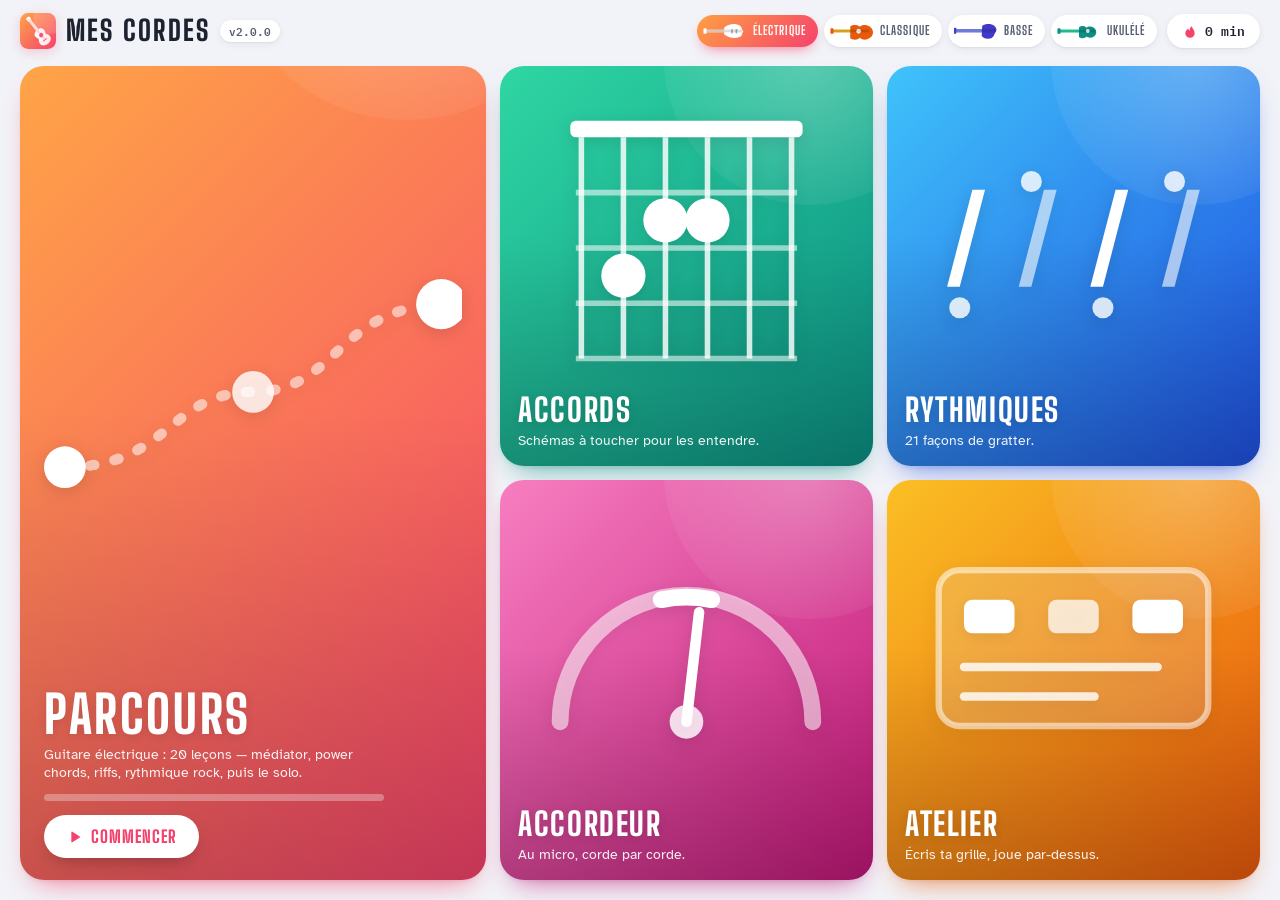
<file: index.html>
<!doctype html>
<html lang="fr">
<head>
<meta charset="utf-8">
<meta name="viewport" content="width=device-width, initial-scale=1, viewport-fit=cover">
<title>Mes Cordes</title>
<meta name="description" content="Guitare électrique, guitare classique, basse et ukulélé : parcours progressif, accords, accordeur et accompagnements pour chanter.">
<meta name="theme-color" content="#f2f3f8">
<link rel="manifest" href="manifest.webmanifest" data-pwa>
<link rel="apple-touch-icon" href="icons/apple-touch-icon.png" data-pwa>
<meta name="apple-mobile-web-app-capable" content="yes">
<meta name="mobile-web-app-capable" content="yes">
<meta name="apple-mobile-web-app-title" content="Cordes">
<meta name="apple-mobile-web-app-status-bar-style" content="default">
<link rel="preconnect" href="https://fonts.googleapis.com">
<link rel="preconnect" href="https://fonts.gstatic.com" crossorigin>
<link rel="stylesheet" href="https://fonts.googleapis.com/css2?family=Atkinson+Hyperlegible:ital,wght@0,400;0,700;1,400&family=Big+Shoulders+Display:wght@600;700;800&family=IBM+Plex+Mono:wght@500;600&display=swap">
<link rel="stylesheet" href="css/styles.css">
<link rel="stylesheet" href="css/cordes.css">
<link rel="icon" href="icons/icone.svg" data-favicon>
</head>
<body>

<!-- Pictogrammes -->
<svg class="sprite" aria-hidden="true" focusable="false">
  <symbol id="i-retour" viewBox="0 0 24 24"><path d="M15 5l-7 7 7 7" fill="none" stroke="currentColor" stroke-width="2.4" stroke-linecap="round" stroke-linejoin="round"/></symbol>
  <symbol id="i-maison" viewBox="0 0 24 24"><path d="M4 11l8-7 8 7M6.5 9.5V20h11V9.5" fill="none" stroke="currentColor" stroke-width="2.2" stroke-linecap="round" stroke-linejoin="round"/></symbol>
  <symbol id="i-prec" viewBox="0 0 24 24"><path d="M14 6l-6 6 6 6" fill="none" stroke="currentColor" stroke-width="2.4" stroke-linecap="round" stroke-linejoin="round"/></symbol>
  <symbol id="i-suiv" viewBox="0 0 24 24"><path d="M10 6l6 6-6 6" fill="none" stroke="currentColor" stroke-width="2.4" stroke-linecap="round" stroke-linejoin="round"/></symbol>
  <symbol id="i-aide" viewBox="0 0 24 24"><circle cx="12" cy="12" r="9" fill="none" stroke="currentColor" stroke-width="2"/><path d="M9.6 9.4a2.5 2.5 0 1 1 3.4 2.3c-.7.3-1 .9-1 1.6v.4" fill="none" stroke="currentColor" stroke-width="2" stroke-linecap="round"/><circle cx="12" cy="17" r="1.2" fill="currentColor"/></symbol>
  <symbol id="i-reglages" viewBox="0 0 24 24"><path d="M4 7h9M17 7h3M4 17h3M11 17h9" fill="none" stroke="currentColor" stroke-width="2" stroke-linecap="round"/><circle cx="15" cy="7" r="2.2" fill="none" stroke="currentColor" stroke-width="2"/><circle cx="9" cy="17" r="2.2" fill="none" stroke="currentColor" stroke-width="2"/></symbol>
  <symbol id="i-metronome" viewBox="0 0 24 24"><path d="M8.5 3.5h7L19 21H5z" fill="none" stroke="currentColor" stroke-width="2" stroke-linejoin="round"/><path d="M12 16l5-8.5M7 16h10" fill="none" stroke="currentColor" stroke-width="2" stroke-linecap="round"/></symbol>
  <symbol id="i-guitare" viewBox="0 0 24 24"><path d="M14.5 9.5l5-5M18 3l3 3" fill="none" stroke="currentColor" stroke-width="2" stroke-linecap="round"/><path d="M13 8.5c-1.6-1-3.6-.6-4.6.7-.5.6-.5 1.4-1.3 1.7-1.1.4-2.4.4-3.3 1.4-1.6 1.9-.9 5 1.2 7s5 2.8 6.9 1.2c1-.9 1-2.2 1.4-3.3.3-.8 1.1-.8 1.7-1.3 1.3-1 1.7-3 .7-4.6" fill="none" stroke="currentColor" stroke-width="2"/><circle cx="9.5" cy="14.5" r="1.6" fill="currentColor"/></symbol>
  <symbol id="i-basse" viewBox="0 0 24 24"><path d="M3 15h13M3 18h13" stroke="currentColor" stroke-width="2" stroke-linecap="round"/><path d="M16 12.5c2.5-1 5-.5 5 2s-2.5 4-5 3z" fill="currentColor"/></symbol>
  <symbol id="i-batterie" viewBox="0 0 24 24"><ellipse cx="12" cy="8" rx="8" ry="3" fill="none" stroke="currentColor" stroke-width="2"/><path d="M4 8v8c0 1.7 3.6 3 8 3s8-1.3 8-3V8" fill="none" stroke="currentColor" stroke-width="2"/><path d="M9 3.5l3 4M17 2.5l-4 5" stroke="currentColor" stroke-width="1.8" stroke-linecap="round"/></symbol>
  <symbol id="i-note" viewBox="0 0 24 24"><path d="M9 18V5l11-2v13" fill="none" stroke="currentColor" stroke-width="2" stroke-linejoin="round"/><circle cx="6.5" cy="18" r="2.8" fill="currentColor"/><circle cx="17.5" cy="16" r="2.8" fill="currentColor"/></symbol>
  <symbol id="i-micro" viewBox="0 0 24 24"><rect x="9" y="3" width="6" height="11" rx="3" fill="none" stroke="currentColor" stroke-width="2"/><path d="M5.5 11a6.5 6.5 0 0 0 13 0M12 17.5V21" fill="none" stroke="currentColor" stroke-width="2" stroke-linecap="round"/></symbol>
  <symbol id="i-texte" viewBox="0 0 24 24"><path d="M4 6h16M4 11h16M4 16h10" fill="none" stroke="currentColor" stroke-width="2.2" stroke-linecap="round"/></symbol>
  <symbol id="i-reinit" viewBox="0 0 24 24"><path d="M5 12a7 7 0 1 0 2.1-5" fill="none" stroke="currentColor" stroke-width="2.2" stroke-linecap="round"/><path d="M4.5 3.5V8H9" fill="none" stroke="currentColor" stroke-width="2.2" stroke-linecap="round" stroke-linejoin="round"/></symbol>
  <symbol id="i-play" viewBox="0 0 24 24"><path d="M8 4.8v14.4c0 .8.9 1.3 1.6.8l11-7.2c.6-.4.6-1.2 0-1.6l-11-7.2c-.7-.5-1.6 0-1.6.8z" fill="currentColor"/></symbol>
  <symbol id="i-stop" viewBox="0 0 24 24"><rect x="6" y="6" width="12" height="12" rx="2" fill="currentColor"/></symbol>
  <symbol id="i-installer" viewBox="0 0 24 24"><path d="M12 3v12M7 10l5 5 5-5M5 20h14" fill="none" stroke="currentColor" stroke-width="2" stroke-linecap="round" stroke-linejoin="round"/></symbol>
  <symbol id="i-fermer" viewBox="0 0 24 24"><path d="M6 6l12 12M18 6L6 18" fill="none" stroke="currentColor" stroke-width="2.4" stroke-linecap="round"/></symbol>
  <symbol id="i-flamme" viewBox="0 0 24 24"><path d="M12 22c4 0 7-2.8 7-6.8 0-4.3-3.6-6.3-4.3-10.2-2.4 1.6-3.5 4-3.2 6.6-1.2-.6-2-1.8-2.2-3.2C7.2 10 5 12.3 5 15.2 5 19.2 8 22 12 22z" fill="currentColor"/></symbol>
  <symbol id="i-drapeau" viewBox="0 0 24 24"><path d="M6 21V4h11.5l-2.8 4.2 2.8 4.3H6" fill="none" stroke="currentColor" stroke-width="2.4" stroke-linecap="round" stroke-linejoin="round"/></symbol>
  <symbol id="i-coche" viewBox="0 0 24 24"><path d="M5 12.5l4.5 4.5L19 7.5" fill="none" stroke="currentColor" stroke-width="2.8" stroke-linecap="round" stroke-linejoin="round"/></symbol>
</svg>

<div id="appli">

<!-- ================= Accueil ================= -->
<section class="ecran" id="ecran-accueil" aria-labelledby="titre-accueil">
  <header class="entete">
    <div class="marque">
      <span class="logo" aria-hidden="true"><img class="logo-img" src="icons/icone.svg" alt="" width="36" height="36"></span>
      <h1 id="titre-accueil" class="mot">Mes Cordes</h1>
      <span class="version" id="version"></span>
    </div>
    <div class="entete-droite">
      <div class="choix-inst" id="choix-inst" role="group" aria-label="Mon instrument"></div>
      <a class="pastille-stat" href="#/progression" id="stat-jour" title="Ma progression">
        <svg class="ico" aria-hidden="true"><use href="#i-flamme"/></svg><span id="streak-text">0 min</span>
      </a>
      <button class="btn-plat" id="btn-installer" type="button" hidden>
        <svg class="ico" aria-hidden="true"><use href="#i-installer"/></svg>Installer
      </button>
    </div>
  </header>

  <div class="accueil-grille cordes">
    <div class="carte-cat grande c-parcours">
      <div class="cat-illus" id="illus-parcours"></div>
      <div class="cat-texte">
        <h2><a href="#/parcours" class="carte-lien">Parcours</a></h2>
        <p id="parcours-resume"></p>
        <div class="jauge fine" aria-hidden="true"><i id="parcours-jauge"></i></div>
      </div>
      <a class="cta" id="cta-continuer" href="#/parcours">
        <svg class="ico" aria-hidden="true"><use href="#i-play"/></svg><span id="cta-texte">Commencer</span>
      </a>
    </div>
    <a class="carte-cat c-rythmes" href="#/accords">
      <div class="cat-illus" id="illus-accords"></div>
      <div class="cat-texte"><h2 id="titre-accords">Accords</h2><p id="compte-accords"></p></div>
    </a>
    <a class="carte-cat c-breaks" href="#/rythmiques">
      <div class="cat-illus" id="illus-rythmes"></div>
      <div class="cat-texte"><h2 id="titre-rythmes">Rythmiques</h2><p id="compte-rythmes"></p></div>
    </a>
    <a class="carte-cat c-rudiments" href="#/accordeur">
      <div class="cat-illus" id="illus-accordeur"></div>
      <div class="cat-texte"><h2>Accordeur</h2><p>Au micro, corde par corde.</p></div>
    </a>
    <a class="carte-cat c-atelier" href="#/jouer/atelier/perso">
      <div class="cat-illus" id="illus-atelier"></div>
      <div class="cat-texte"><h2>Atelier</h2><p>Écris ta grille, joue par-dessus.</p></div>
    </a>
  </div>
</section>

<!-- ================= Listes ================= -->
<section class="ecran" id="ecran-liste" hidden aria-labelledby="liste-titre">
  <header class="entete">
    <a class="rond" id="liste-retour" href="#/" aria-label="Retour"><svg class="ico" aria-hidden="true"><use href="#i-retour"/></svg></a>
    <div class="entete-titres">
      <p class="surtitre" id="liste-sur"></p>
      <h1 id="liste-titre"></h1>
    </div>
    <div class="entete-droite">
      <div class="sauts" id="liste-sauts" role="group" aria-label="Aller à"></div>
      <a class="rond" href="#/" aria-label="Accueil"><svg class="ico" aria-hidden="true"><use href="#i-maison"/></svg></a>
    </div>
  </header>
  <div class="liste-corps" id="liste-corps"></div>
</section>

<!-- ================= Accordeur ================= -->
<section class="ecran" id="ecran-accordeur" hidden aria-labelledby="acc-titre">
  <header class="entete">
    <a class="rond" href="#/" aria-label="Accueil"><svg class="ico" aria-hidden="true"><use href="#i-retour"/></svg></a>
    <div class="entete-titres">
      <p class="surtitre" id="acc-sur"></p>
      <h1 id="acc-titre">Accordeur</h1>
    </div>
    <div class="entete-droite">
      <button class="btn-plat accent" id="acc-micro" type="button"><svg class="ico" aria-hidden="true"><use href="#i-micro"/></svg><span>Écouter</span></button>
    </div>
  </header>
  <div class="accordeur">
    <div class="acc-cadran">
      <svg viewBox="0 0 300 170" class="acc-svg" aria-hidden="true">
        <path d="M30 150a120 120 0 0 1 240 0" fill="none" class="acc-arc"/>
        <path d="M137 31a120 120 0 0 1 26 0" fill="none" class="acc-juste"/>
        <g id="acc-graduations"></g>
        <line id="acc-aiguille" x1="150" y1="150" x2="150" y2="42" class="acc-aiguille"/>
        <circle cx="150" cy="150" r="9" class="acc-pivot"/>
      </svg>
      <div class="acc-note"><b id="acc-note">–</b><span id="acc-cents"></span></div>
      <p class="acc-conseil" id="acc-conseil" aria-live="polite">Touche « Écouter » puis joue une corde à vide.</p>
    </div>
    <div class="acc-cordes">
      <p class="muted small">Touche une corde pour entendre la note juste.</p>
      <div id="acc-cordes"></div>
    </div>
  </div>
</section>

<!-- ================= Lecteur ================= -->
<section class="ecran ecran-jouer" id="ecran-jouer" hidden aria-labelledby="j-titre">
  <header class="barre-jeu">
    <a class="rond" id="j-retour" href="#/" aria-label="Retour à la liste"><svg class="ico" aria-hidden="true"><use href="#i-retour"/></svg></a>
    <div class="j-nav">
      <a class="rond petit" id="j-prec" href="#/" aria-label="Précédent"><svg class="ico" aria-hidden="true"><use href="#i-prec"/></svg></a>
      <div class="j-titres">
        <p class="surtitre" id="j-sur"></p>
        <h1 id="j-titre"></h1>
      </div>
      <a class="rond petit" id="j-suiv" href="#/" aria-label="Suivant"><svg class="ico" aria-hidden="true"><use href="#i-suiv"/></svg></a>
    </div>
    <div class="j-droite">
      <div class="statut-seg" role="group" aria-label="Où j'en suis">
        <button class="statut-btn travail" id="st-travail" type="button" aria-pressed="false" title="À travailler"><svg class="ico" aria-hidden="true"><use href="#i-drapeau"/></svg><span>À travailler</span></button>
        <button class="statut-btn acquis" id="st-acquis" type="button" aria-pressed="false" title="Acquis"><svg class="ico" aria-hidden="true"><use href="#i-coche"/></svg><span>Acquis</span></button>
      </div>
      <button class="rond" id="j-grille" type="button" aria-label="Ma grille" title="Ma grille"><svg class="ico" aria-hidden="true"><use href="#i-texte"/></svg></button>
      <button class="rond" id="j-aide" type="button" aria-label="Explications"><svg class="ico" aria-hidden="true"><use href="#i-aide"/></svg></button>
      <button class="rond" id="j-reglages" type="button" aria-label="Réglages"><svg class="ico" aria-hidden="true"><use href="#i-reglages"/></svg></button>
    </div>
  </header>

  <div class="sections-bar" id="sections-bar" hidden></div>

  <main class="partition-zone jeu-cordes">
    <div class="papier grille-papier">
      <div class="grille-accords" id="grille-accords"></div>
    </div>
    <aside class="diag-zone" id="diag-zone">
      <div class="diag-actuel" id="diag-actuel"></div>
      <div class="diag-suivant"><span class="surtitre">Ensuite</span><div id="diag-suivant"></div></div>
    </aside>
    <div class="count-overlay" id="count-overlay" hidden aria-live="assertive"><span></span></div>
  </main>

  <footer class="barre-transport">
    <div class="t-bascules">
      <button class="bascule" id="opt-click" type="button" aria-pressed="false" aria-label="Métronome" title="Métronome"><svg class="ico" aria-hidden="true"><use href="#i-metronome"/></svg></button>
      <button class="bascule actif" id="opt-accords" type="button" aria-pressed="true" aria-label="Entendre les accords" title="Entendre les accords"><svg class="ico" aria-hidden="true"><use href="#i-guitare"/></svg></button>
      <button class="bascule actif" id="opt-exo" type="button" aria-pressed="true" aria-label="Entendre l'exercice" title="Entendre l'exercice (tablature)" hidden><svg class="ico" aria-hidden="true"><use href="#i-note"/></svg></button>
      <button class="bascule" id="opt-batterie" type="button" aria-pressed="false" aria-label="Entendre la batterie" title="Entendre la batterie"><svg class="ico" aria-hidden="true"><use href="#i-batterie"/></svg></button>
      <button class="bascule" id="opt-basse" type="button" aria-pressed="false" aria-label="Entendre la basse" title="Entendre la basse"><svg class="ico" aria-hidden="true"><use href="#i-basse"/></svg></button>
    </div>
    <div class="t-tempo" role="group" aria-label="Tempo">
      <button class="rond petit" id="tempo-moins" type="button" aria-label="Ralentir">−</button>
      <div class="bpm-aff"><output id="bpm-val" for="bpm">80</output><span>BPM</span></div>
      <button class="rond petit" id="tempo-plus" type="button" aria-label="Accélérer">+</button>
      <input type="range" id="bpm" min="40" max="200" value="80" aria-label="Tempo en battements par minute">
      <button class="rond petit" id="tempo-reset" type="button" aria-label="Revenir au tempo conseillé" title="Tempo conseillé"><svg class="ico" aria-hidden="true"><use href="#i-reinit"/></svg></button>
    </div>
    <button class="lecture" id="btn-play" type="button" aria-label="Lecture"><svg class="ico" aria-hidden="true"><use id="play-ico" href="#i-play"/></svg></button>
  </footer>
</section>

<!-- ================= Volets ================= -->
<div class="toast" id="toast" role="status" aria-live="polite" hidden></div>
<div class="voile" id="voile" hidden></div>

<aside class="volet" id="volet-aide" hidden role="dialog" aria-modal="true" aria-labelledby="aide-titre">
  <header class="volet-tete">
    <h2 id="aide-titre">Explications</h2>
    <button class="rond petit" type="button" data-fermer aria-label="Fermer"><svg class="ico" aria-hidden="true"><use href="#i-fermer"/></svg></button>
  </header>
  <div class="volet-corps">
    <div id="aide-corps" class="texte"></div>
    <h3>Les accords de la grille</h3>
    <div id="aide-accords" class="schemas"></div>
    <p class="muted small">Touche un schéma pour entendre l'accord.</p>
  </div>
</aside>

<aside class="volet" id="volet-grille" hidden role="dialog" aria-modal="true" aria-labelledby="grille-titre">
  <header class="volet-tete">
    <h2 id="grille-titre">Ma grille</h2>
    <button class="rond petit" type="button" data-fermer aria-label="Fermer"><svg class="ico" aria-hidden="true"><use href="#i-fermer"/></svg></button>
  </header>
  <div class="volet-corps">
    <div id="atelier-grille">
      <p class="muted small">Une barre « | » sépare les mesures. Deux accords dans une mesure se la partagent. Une ligne par section, « Refrain: » pour la nommer.</p>
      <textarea id="atelier-texte" class="zone-texte" rows="5" spellcheck="false" aria-label="Grille d'accords"></textarea>
      <label class="ligne-reglage"><span>Mesure</span>
        <select id="atelier-mesure" class="choix"><option>4/4</option><option>3/4</option><option>2/4</option><option>6/8</option><option>12/8</option></select>
      </label>
      <div class="rang-boutons"><button class="btn-plat accent" id="atelier-appliquer" type="button">Appliquer</button></div>
      <p class="muted small" id="atelier-erreur" role="alert"></p>
    </div>
  </div>
</aside>

<aside class="volet" id="volet-reglages" hidden role="dialog" aria-modal="true" aria-labelledby="reglages-titre">
  <header class="volet-tete">
    <h2 id="reglages-titre">Réglages</h2>
    <button class="rond petit" type="button" data-fermer aria-label="Fermer"><svg class="ico" aria-hidden="true"><use href="#i-fermer"/></svg></button>
  </header>
  <div class="volet-corps">
    <h3>Mon instrument</h3>
    <div class="choix-inst large" id="choix-inst-lecteur" role="group" aria-label="Mon instrument"></div>
    <label class="inter" id="ligne-sat"><span>Son saturé (guitare électrique)</span><input type="checkbox" id="opt-sat" role="switch" checked><i></i></label>
    <label class="inter" id="ligne-pw"><span>Power chords</span><input type="checkbox" id="opt-pw" role="switch"><i></i></label>

    <h3>Accompagnement</h3>
    <label class="ligne-reglage"><span>Rythmique</span><select id="opt-style" class="choix"></select></label>
    <div class="seg" id="opt-mode" role="group" aria-label="Main droite">
      <button class="seg-btn actif" data-mode="grat" type="button" aria-pressed="true">Grattage</button>
      <button class="seg-btn" data-mode="arp" type="button" aria-pressed="false">Arpège</button>
    </div>
    <p class="muted small" id="style-desc"></p>

    <div id="bloc-tonalite">
    <h3>Tonalité</h3>
    <label class="ligne-reglage"><span>Transposer</span>
      <span class="pas-a-pas"><button class="rond petit" id="transpo-moins" type="button" aria-label="Un demi-ton plus bas">−</button><output id="transpo-val">0</output><button class="rond petit" id="transpo-plus" type="button" aria-label="Un demi-ton plus haut">+</button></span>
    </label>
    <label class="ligne-reglage"><span>Capodastre</span>
      <span class="pas-a-pas"><button class="rond petit" id="capo-moins" type="button" aria-label="Capo plus bas">−</button><output id="capo-val">0</output><button class="rond petit" id="capo-plus" type="button" aria-label="Capo plus haut">+</button></span>
    </label>
    <p class="muted small" id="capo-note"></p>
    </div>

    <h3>Lecture</h3>
    <label class="inter"><span>Décompte avant de jouer</span><input type="checkbox" id="opt-count" role="switch" checked><i></i></label>
    <label class="inter"><span>Jouer en boucle</span><input type="checkbox" id="opt-loop" role="switch" checked><i></i></label>
    <label class="inter"><span>Noms en solfège (Do, Ré, Mi…)</span><input type="checkbox" id="opt-solfege" role="switch"><i></i></label>
    <label class="ligne-reglage"><span>Volume des accords</span><input type="range" id="vol-accords" min="0" max="1.5" step="0.05" value="1"></label>
    <label class="ligne-reglage"><span>Volume de la basse</span><input type="range" id="vol-basse" min="0" max="1.5" step="0.05" value="1"></label>
    <label class="ligne-reglage"><span>Volume de la batterie</span><input type="range" id="vol-batterie" min="0" max="1.5" step="0.05" value="1"></label>

    <h3>Clavier</h3>
    <table class="keys">
      <tr><td><kbd>Espace</kbd></td><td>Lecture / arrêt</td></tr>
      <tr><td><kbd>←</kbd> <kbd>→</kbd></td><td>Précédent / suivant</td></tr>
      <tr><td><kbd>↑</kbd> <kbd>↓</kbd></td><td>Tempo</td></tr>
    </table>
    <p class="muted small credit">Sons de guitare, de basse et de ukulélé : banque <i>FluidR3 GM</i> (Frank Wen), convertie par Benjamin Gleitzman — licence CC BY 3.0. Batterie : <i>Virtuosity Drums</i>, Versilian Studios — domaine public (CC0).</p>
    <p class="muted small" id="version-detail"></p>
  </div>
</aside>

<div class="modal" id="install-modal" hidden role="dialog" aria-modal="true" aria-labelledby="install-titre">
  <div class="modal-box install-box">
    <img class="install-icone" src="icons/icone-192.png" width="84" height="84" alt="">
    <div class="install-texte">
      <h2 id="install-titre">Installe Mes Cordes</h2>
      <p>Une icône sur ton écran d'accueil, l'appli en plein écran, et elle marche même sans connexion.</p>
      <ol class="etapes" id="install-ios" hidden>
        <li>Touche le bouton <b>Partager</b> de Safari.</li>
        <li>Choisis <b>Sur l'écran d'accueil</b>, puis <b>Ajouter</b>.</li>
      </ol>
      <p class="muted small" id="install-autre" hidden>Ouvre le menu du navigateur (⋮) et choisis <b>Installer l'application</b>.</p>
      <div class="rang-boutons">
        <button class="btn-plat accent" id="install-oui" type="button" hidden>Installer</button>
        <button class="btn-plat" id="install-non" type="button">Plus tard</button>
      </div>
    </div>
  </div>
</div>

</div><!-- /appli -->

<script type="module" src="js/app.js"></script>
</body>
</html>
</file>
<file: css/styles.css>
/* =====================================================================
   Ma Batterie — interface en écrans, pensée pour l'horizontale.
   Thème clair et coloré : fond gris très pâle, cartes en dégradés vifs (une
   couleur par catégorie, par niveau, par famille), cartes blanches ombrées
   pour les exercices. La partition est une feuille blanche, lue de loin.
   Titres : Big Shoulders — Texte : Atkinson Hyperlegible — Chiffres : IBM Plex Mono.
   ===================================================================== */
:root{
  --fond:#f2f3f8;
  --surface:#ffffff;
  --surface-2:#eef0f5;
  --surface-3:#dde1ea;
  --bord:#e6e9ef;
  --texte:#1d2230;
  --texte-2:#535c6e;     /* 6,6:1 sur le fond */
  --texte-3:#667085;     /* 4,8:1 sur le fond */
  --ton-1:#ff9f43;       /* dégradé d'action : orange → rose */
  --ton-2:#f5426c;
  --ton-texte:#d6204f;   /* la couleur d'action, lisible en petit sur fond clair */
  --laiton:#f59e0b;
  --corail:#e5484d;      /* lecture en cours */
  --vert:#10b981;
  --papier:#fffdf9;
  --encre:#1d2230;
  --encre-2:#5d6474;
  --ombre-s:0 1px 2px rgba(22,28,45,.07), 0 2px 8px rgba(22,28,45,.06);
  --ombre:0 2px 4px rgba(22,28,45,.05), 0 14px 30px -14px rgba(22,28,45,.28);
  /* couleurs des illustrations (redéfinies selon la carte) */
  --ill-1:var(--ton-2); --ill-2:var(--ton-1); --ill-3:#7c3aed;
  --ill-fond:#fff0f3; --ill-trait:#e3e6ee; --ill-txt:#fff;

  --f-titre:'Big Shoulders Display', Oswald, Impact, 'Arial Narrow', sans-serif;
  --f-texte:'Atkinson Hyperlegible', system-ui, -apple-system, 'Segoe UI', Roboto, sans-serif;
  --f-chiffres:'IBM Plex Mono', ui-monospace, Menlo, Consolas, monospace;

  --r-carte:24px;
  --r:14px;
  --gout:20px;           /* marge latérale */
  --haut-entete:62px;
  --haut-transport:74px;
  --sur-g:env(safe-area-inset-left, 0px);
  --sur-d:env(safe-area-inset-right, 0px);
  --sur-h:env(safe-area-inset-top, 0px);
  --sur-b:env(safe-area-inset-bottom, 0px);
}
*{box-sizing:border-box}
html,body{margin:0;padding:0;height:100%}
body{
  background:var(--fond);color:var(--texte);
  font:15px/1.55 var(--f-texte);
  -webkit-font-smoothing:antialiased;
  overflow:hidden;                    /* chaque écran gère son propre défilement */
  -webkit-tap-highlight-color:transparent;
}
h1,h2,h3,h4{margin:0;line-height:1.05;font-family:var(--f-titre);font-weight:800;letter-spacing:.02em;text-wrap:balance}
p{margin:.5em 0}
a{color:inherit;text-decoration:none}
b,strong{font-weight:700}
.muted{color:var(--texte-2)}
.small{font-size:13px}
.hidden,[hidden]{display:none !important}
.sprite{position:absolute;width:0;height:0;overflow:hidden}
.ico{width:20px;height:20px;flex:0 0 20px;fill:currentColor}
:focus-visible{outline:3px solid #6366f1;outline-offset:3px;border-radius:10px}

/* ====== écrans ======
 * #appli est le conteneur de référence : toutes les adaptations à la taille (@container appli)
 * se règlent sur sa taille réelle, qu'il soit à plat ou pivoté (téléphone tenu droit). */
#appli{position:fixed;inset:0;container:appli / size}
.ecran{
  position:fixed;inset:0;display:flex;flex-direction:column;
  padding:var(--sur-h) var(--sur-d) var(--sur-b) var(--sur-g);
  animation:entree .22s ease-out;
}
@keyframes entree{from{opacity:0;transform:translateY(6px)}to{opacity:1;transform:none}}

/* ====== en-têtes ====== */
.entete{flex:0 0 var(--haut-entete);display:flex;align-items:center;gap:14px;padding:0 var(--gout)}
.entete-titres{flex:1 0 auto;min-width:0;max-width:58%}
.entete-titres h1{font-size:30px;text-transform:uppercase;white-space:nowrap;overflow:hidden;text-overflow:ellipsis}
.entete-droite{margin-left:auto;display:flex;align-items:center;gap:10px}
.surtitre{
  margin:0 0 2px;font:700 12px/1.2 var(--f-titre);letter-spacing:.16em;text-transform:uppercase;color:var(--ton-texte);
  white-space:nowrap;overflow:hidden;text-overflow:ellipsis;
}
.surtitre:empty{display:none}
.marque{display:flex;align-items:center;gap:10px}
.logo svg{width:36px;height:36px;display:block;filter:drop-shadow(0 3px 6px rgba(245,66,108,.25))}
.mot{font-size:28px;text-transform:uppercase;letter-spacing:.08em}
.version{padding:3px 9px;border-radius:99px;font:600 11px/1.4 var(--f-chiffres);color:var(--texte-2);background:var(--surface);box-shadow:var(--ombre-s)}
.pastille-stat{
  display:inline-flex;align-items:center;gap:7px;padding:9px 15px;border-radius:99px;
  background:var(--surface);color:var(--texte);font:600 13px/1 var(--f-chiffres);box-shadow:var(--ombre-s);
}
.pastille-stat .ico{width:16px;height:16px;flex-basis:16px;color:var(--ton-2)}
.pastille-stat:hover{box-shadow:var(--ombre)}
.pastille-stat.reprendre{color:var(--ton-texte);max-width:320px}
.pastille-stat.reprendre span{white-space:nowrap;overflow:hidden;text-overflow:ellipsis}

/* ====== boutons ====== */
.rond{
  width:44px;height:44px;flex:0 0 44px;border-radius:50%;border:none;cursor:pointer;
  display:grid;place-items:center;background:var(--surface);color:var(--texte);box-shadow:var(--ombre-s);
  font:600 22px/1 var(--f-chiffres);transition:background .15s,box-shadow .15s,opacity .15s;
}
.rond:hover{box-shadow:var(--ombre)}
.rond.petit{width:38px;height:38px;flex-basis:38px;font-size:20px}
.rond[aria-disabled="true"]{opacity:.3;pointer-events:none;box-shadow:none}
.btn-plat{
  display:inline-flex;align-items:center;gap:8px;cursor:pointer;border:none;
  padding:10px 16px;border-radius:12px;background:var(--surface-2);color:var(--texte);
  font:600 14px/1 var(--f-texte);transition:background .15s,box-shadow .15s;
}
.btn-plat:hover{background:var(--surface-3)}
.btn-plat.accent,#btn-installer{background:linear-gradient(135deg,var(--ton-1),var(--ton-2));color:#fff;box-shadow:0 8px 18px -8px rgba(245,66,108,.6)}
.btn-plat.accent:hover,#btn-installer:hover{filter:brightness(1.05)}
.btn-plat .ico{width:17px;height:17px;flex-basis:17px}
#btn-half,#btn-double,#btn-tap{font-family:var(--f-chiffres);min-width:64px;justify-content:center}

/* ====== cartes en dégradé (accueil, niveaux, familles) ====== */
.carte-cat,.tuile,.groupe-tete{
  --c1:var(--ton-1);--c2:var(--ton-2);
  position:relative;overflow:hidden;isolation:isolate;color:#fff;
  background:linear-gradient(135deg,var(--c1) 0%,var(--c2) 100%);
  box-shadow:0 14px 28px -14px color-mix(in srgb, var(--c2) 75%, transparent), 0 2px 4px rgba(22,28,45,.06);
  --ill-1:#fff; --ill-2:rgba(255,255,255,.82); --ill-3:rgba(255,255,255,.55);
  --ill-fond:rgba(255,255,255,.16); --ill-trait:rgba(255,255,255,.32); --ill-txt:var(--c2);
  transition:transform .18s ease, box-shadow .18s ease;
}
/* formes décoratives : un grand disque clair en haut, un voile sombre sous le texte */
.carte-cat::before,.tuile::before,.groupe-tete::before{
  content:"";position:absolute;z-index:-1;width:78%;aspect-ratio:1;right:-22%;top:-38%;
  border-radius:50%;background:radial-gradient(circle,rgba(255,255,255,.26),rgba(255,255,255,.06) 70%);
}
.carte-cat::after,.tuile::after,.groupe-tete::after{
  content:"";position:absolute;inset:0;z-index:-1;
  background:linear-gradient(to top,rgba(0,0,0,.2),transparent 58%);
}
a.carte-cat:hover,.carte-cat:has(.carte-lien:hover),.tuile:hover{
  transform:translateY(-3px);
  box-shadow:0 20px 34px -14px color-mix(in srgb, var(--c2) 80%, transparent), 0 2px 4px rgba(22,28,45,.06);
}
a.carte-cat:active,.tuile:active,.item-carte:active{transform:scale(.98)}

/* ====== accueil ====== */
.accueil-grille{
  flex:1;min-height:0;display:grid;gap:14px;
  grid-template-columns:1.3fr 1fr 1fr;grid-template-rows:1fr 1fr;
  padding:4px var(--gout) var(--gout);
}
.carte-cat{border-radius:var(--r-carte);display:flex;flex-direction:column;justify-content:flex-end;padding:16px 18px;min-height:0}
.carte-cat h2{font-size:32px;text-transform:uppercase;letter-spacing:.05em;text-shadow:0 2px 10px rgba(0,0,0,.12)}
.carte-cat p{margin:4px 0 0;color:rgba(255,255,255,.92);font-size:13.5px;line-height:1.35}
.cat-illus{flex:1 1 0;min-height:0;margin:0 0 8px;pointer-events:none;filter:drop-shadow(0 4px 8px rgba(0,0,0,.12))}
.cat-illus svg{width:100%;height:100%;display:block}
.cat-texte{flex:none}
.c-parcours{--c1:#ffa447;--c2:#f5426c}
.c-rythmes{--c1:#2fd6a3;--c2:#0b8f82}
.c-morceaux{--c1:#a78bfa;--c2:#6425e0}
.c-breaks{--c1:#3fc3fb;--c2:#1f4fe0}
.c-rudiments{--c1:#f77ec0;--c2:#c01777}
.carte-cat.grande{grid-row:1 / 3;padding:22px 24px}
.carte-cat.grande{container:carte / inline-size}
@container carte (max-width:340px){ .cta-verbe{display:none} }
.carte-cat.grande .cat-illus{margin-bottom:12px}
.carte-cat.grande h2{font-size:52px}
.carte-cat.grande .cat-texte{max-width:34ch}
.carte-lien::after{content:"";position:absolute;inset:0;z-index:1}   /* toute la carte est cliquable */
.cta{
  position:relative;z-index:2;flex:none;align-self:flex-start;margin-top:14px;
  display:inline-flex;align-items:center;gap:9px;max-width:calc(100% - 48px);
  padding:13px 22px;border-radius:99px;background:#fff;color:var(--c2);
  font:800 17px/1 var(--f-titre);letter-spacing:.06em;text-transform:uppercase;
  white-space:nowrap;overflow:hidden;text-overflow:ellipsis;
  box-shadow:0 8px 20px -8px rgba(0,0,0,.35);transition:transform .15s;
}
.cta:hover{transform:translateY(-2px)}
.cta .ico{width:16px;height:16px;flex-basis:16px}
.jauge{height:8px;border-radius:99px;background:var(--surface-3);overflow:hidden;margin-top:12px}
.jauge i{display:block;height:100%;border-radius:99px;background:linear-gradient(90deg,var(--ton-1),var(--ton-2))}
.jauge.fine{height:7px}
.carte-cat .jauge,.tuile .jauge{background:rgba(255,255,255,.3)}
.carte-cat .jauge i,.tuile .jauge i{background:#fff}

/* ====== listes : une bande qui défile de gauche à droite ====== */
.liste-corps{
  flex:1;min-height:0;overflow-x:auto;overflow-y:hidden;
  padding:6px var(--gout) calc(var(--gout) - 4px);
  scroll-snap-type:x proximity;scroll-padding-left:var(--gout);
  overscroll-behavior-x:contain;scrollbar-width:thin;scrollbar-color:var(--surface-3) transparent;
}
.liste-corps::-webkit-scrollbar{height:6px}
.liste-corps::-webkit-scrollbar-thumb{background:var(--surface-3);border-radius:6px}
.bande{display:flex;gap:14px;height:100%;width:max-content;padding-bottom:8px}
.rangee{
  --rangs:2;height:100%;display:grid;gap:14px;
  grid-auto-flow:column;grid-template-rows:repeat(var(--rangs),minmax(0,1fr));grid-auto-columns:244px;
}
.rangee.tuiles{--rangs:1;grid-auto-columns:250px}
.rangee > *,.groupe-tete,.bloc{scroll-snap-align:start}
.groupe{display:flex;gap:14px;height:100%}
.groupe-tete{
  flex:0 0 auto;min-width:124px;display:flex;flex-direction:column;justify-content:flex-end;gap:4px;
  border-radius:var(--r-carte);padding:16px;
}
.groupe-tete .g-num{font:800 64px/1 var(--f-titre);margin-bottom:auto;text-shadow:0 3px 12px rgba(0,0,0,.15)}
.groupe-tete b{font:800 21px/1.05 var(--f-titre);text-transform:uppercase;letter-spacing:.04em}
.groupe-tete span:last-child{font:600 12px var(--f-chiffres);color:rgba(255,255,255,.9)}
.sauts{display:flex;gap:6px;overflow-x:auto;scrollbar-width:none;min-width:0;padding:4px 2px}
.sauts::-webkit-scrollbar{display:none}
.entete-droite{min-width:0;flex:0 1 auto}
.sauts{flex:0 1 auto}
.groupe-tete.genre{min-width:150px}
.groupe-tete .g-illus{margin-bottom:auto;height:62px;--ill-1:#fff;--ill-2:rgba(255,255,255,.7);--ill-3:rgba(255,255,255,.85);--ill-trait:rgba(0,0,0,.18);--ill-txt:var(--c2)}
.groupe-tete .g-illus svg{height:100%;width:auto;display:block}
.groupe-tete.genre b{font-size:22px}
.chip.saut{padding:8px 12px;font-family:var(--f-chiffres);font-weight:600;letter-spacing:0}
.chip.saut::before{content:"";display:inline-block;width:8px;height:8px;border-radius:50%;background:var(--c);margin-right:6px;vertical-align:0}
@container appli (min-height:600px){ .rangee.tuiles{--rangs:2} }
@container appli (max-height:340px){ .rangee{--rangs:1} }
@container appli (min-height:620px){ .rangee{--rangs:3} }
@container appli (min-height:900px){ .rangee{--rangs:4} }

/* tuile : niveau, famille de rythmes, de rudiments */
.tuile{
  display:flex;flex-direction:column;gap:6px;border-radius:var(--r-carte);
  padding:14px 18px 18px;min-height:0;
}
.tuile .t-illus{flex:1 1 auto;min-height:56px;max-height:150px;margin:18px -4px 4px;filter:drop-shadow(0 4px 8px rgba(0,0,0,.12))}
.tuile .t-illus svg{height:100%;width:100%;display:block}
.tuile h2{font-size:27px;text-transform:uppercase;letter-spacing:.04em;text-shadow:0 2px 10px rgba(0,0,0,.12)}
.tuile p{margin:0;color:rgba(255,255,255,.92);font-size:13px;line-height:1.35}
.tuile .jauge{margin-top:auto}
.tuile .t-coin{
  position:absolute;top:12px;left:14px;padding:5px 10px;border-radius:99px;
  font:600 11.5px/1 var(--f-chiffres);color:#fff;background:rgba(255,255,255,.22);backdrop-filter:blur(4px);
}

/* carte d'un élément jouable : blanche, avec la couleur de son niveau ou de sa famille.
 * Sa mise en page dépend de sa hauteur réelle (requête de conteneur) :
 * basse → visuel à gauche, texte à droite ; haute → visuel au-dessus. Rien n'est jamais coupé. */
.item-carte{
  --c1:var(--ton-1);--c2:var(--ton-2);
  position:relative;display:block;border-radius:20px;min-height:0;overflow:hidden;
  background:var(--surface);box-shadow:var(--ombre);transition:transform .18s ease, box-shadow .18s ease;
  container-type:size;
  --ill-1:var(--c2); --ill-2:color-mix(in srgb, var(--c2) 55%, var(--c1)); --ill-3:color-mix(in srgb, var(--c2) 55%, #1d2230);
  --ill-fond:color-mix(in srgb, var(--c1) 16%, #fff); --ill-trait:color-mix(in srgb, var(--c2) 18%, #fff); --ill-txt:#fff;
}
.item-carte::before{      /* liseré coloré en haut de la carte */
  content:"";position:absolute;left:0;right:0;top:0;height:5px;background:linear-gradient(90deg,var(--c1),var(--c2));
}
.item-carte:hover{transform:translateY(-3px);box-shadow:0 4px 8px rgba(22,28,45,.06), 0 20px 34px -16px color-mix(in srgb, var(--c2) 55%, transparent)}
.i-corps{
  height:100%;padding:13px 14px 12px 12px;
  display:grid;grid-template-columns:60px minmax(0,1fr);grid-template-rows:minmax(0,1fr) auto;
  grid-template-areas:"vis texte" "bas texte";column-gap:12px;row-gap:8px;align-items:center;
}
.i-vis{
  grid-area:vis;justify-self:center;align-self:end;
  width:60px;height:46px;border-radius:13px;padding:4px 5px;display:grid;place-items:center;
  background:color-mix(in srgb, var(--c1) 12%, #fff);
}
.i-corps:not(:has(.i-bas)) .i-vis{grid-row:1 / 3;align-self:center}
.i-vis svg{width:100%;height:100%;display:block}
.i-vis text{display:none}                 /* lettres illisibles en miniature : seulement sur carte haute */
.i-vis-num{width:46px;height:46px;padding:0;background:linear-gradient(135deg,var(--c1),var(--c2));
  box-shadow:0 6px 14px -6px color-mix(in srgb, var(--c2) 80%, transparent)}
.i-num{font:800 26px/1 var(--f-titre);color:#fff}
.i-texte{grid-area:texte;min-width:0;display:flex;flex-direction:column;gap:2px}
.i-nom{
  font-weight:700;font-size:14.5px;line-height:1.2;
  display:-webkit-box;-webkit-line-clamp:3;-webkit-box-orient:vertical;overflow:hidden;
}
.i-meta{
  font-size:12.5px;color:var(--texte-2);line-height:1.25;
  display:-webkit-box;-webkit-line-clamp:2;-webkit-box-orient:vertical;overflow:hidden;
}
.i-bas{grid-area:bas;align-self:start;display:flex;flex-direction:column;align-items:center;gap:6px}
.i-tag,.item-carte .cle{
  align-self:flex-start;padding:2px 8px;border-radius:99px;margin-bottom:2px;
  font:800 10.5px/1.4 var(--f-titre);letter-spacing:.1em;text-transform:uppercase;
}
.i-tag{background:var(--c2);color:#fff}
.item-carte .cle{background:color-mix(in srgb, var(--c1) 20%, #fff);color:color-mix(in srgb, var(--c2) 80%, #000)}
/* carte haute : visuel en haut, texte dessous, niveau et tempo en bas */
@container (min-height:190px){
  .i-corps{display:flex;flex-direction:column;align-items:stretch;gap:8px;padding:16px 16px 14px}
  .i-vis{width:auto;height:auto;flex:0 1 72px;min-height:40px;align-self:stretch}
  .i-vis text{display:inline}
  .i-vis-num{width:50px;height:50px;flex:none;align-self:flex-start}
  .i-texte{flex:1;gap:3px}
  .i-nom{font-size:15.5px;-webkit-line-clamp:4}
  .i-bas{flex-direction:row;align-self:stretch;gap:8px;margin-top:auto;padding-top:4px}
  .i-bas .bpm-pastille,.i-bas .etat{margin-left:auto}
}
.niveau-points{display:inline-flex;gap:2px;flex:none}
.niveau-points i{width:6px;height:6px;border-radius:50%;background:var(--surface-3)}
.niveau-points i.on{background:var(--c2)}
.bpm-pastille{flex:none;font:600 11px/1 var(--f-chiffres);color:var(--texte-2);background:var(--surface-2);padding:4px 7px;border-radius:99px;white-space:nowrap}
@container (min-height:190px){
  .niveau-points{gap:3px}
  .niveau-points i{width:8px;height:8px}
  .bpm-pastille{font-size:11.5px;padding:5px 8px}
}
.etat{
  flex:none;width:26px;height:26px;border-radius:50%;
  display:grid;place-items:center;background:var(--surface-2);color:var(--texte-3);
}
.etat .ico{width:15px;height:15px;flex-basis:15px}
.i-vis{position:relative}
.etat.etat-vis{position:absolute;top:-8px;right:-8px;width:22px;height:22px;box-shadow:0 0 0 2.5px #fff}
.etat.etat-vis .ico{width:13px;height:13px;flex-basis:13px}
.etat-bas{display:none}
.i-corps:not(:has(.i-vis)) .etat-bas{display:grid}
@container (min-height:190px){
  .etat.etat-vis{display:none}
  .etat-bas{display:grid}
}
.etat.acquis{background:var(--vert);color:#fff;box-shadow:0 4px 10px -4px rgba(16,185,129,.7)}
.etat.travail{background:#fff1dc;color:#c2410c;box-shadow:inset 0 0 0 1.5px #fdba74}
.item-carte.a-travailler{box-shadow:inset 0 0 0 2px #fdba74, var(--ombre)}
.item-carte.faite .etat{background:var(--vert);color:#fff;box-shadow:0 4px 10px -4px rgba(16,185,129,.7)}
.item-carte.prochaine{box-shadow:inset 0 0 0 3px var(--c2), 0 18px 30px -14px color-mix(in srgb, var(--c2) 70%, transparent)}

/* ====== progression ====== */
.bloc{background:var(--surface);border-radius:var(--r-carte);padding:16px 18px;height:100%;overflow-y:auto;box-shadow:var(--ombre)}
.bloc h3{font-size:15px;letter-spacing:.12em;text-transform:uppercase;color:var(--texte-2);margin-bottom:12px}
.bloc-stats{width:320px}
.bloc-histo{width:440px;display:flex;flex-direction:column}
.bloc-histo .barres{flex:1;height:auto;min-height:90px}
.bloc-parcours{width:560px;overscroll-behavior:contain}
.niveaux{display:grid;grid-template-columns:1fr 1fr;gap:4px 18px}
.stats{display:grid;grid-template-columns:1fr 1fr;gap:10px}
.stat{display:flex;flex-direction:column;gap:2px;padding:12px 14px;border-radius:var(--r);color:#fff;background:linear-gradient(135deg,var(--c1),var(--c2))}
.stat:nth-child(1){--c1:#ffa447;--c2:#f5426c}
.stat:nth-child(2){--c1:#3fc3fb;--c2:#1f4fe0}
.stat:nth-child(3){--c1:#2fd6a3;--c2:#0b8f82}
.stat:nth-child(4){--c1:#a78bfa;--c2:#6425e0}
.stat-n{font:800 30px/1 var(--f-titre);font-variant-numeric:tabular-nums}
.stat span:last-child{font-size:12px;color:rgba(255,255,255,.92)}
.barres{display:flex;align-items:flex-end;gap:4px;height:110px}
.barre{flex:1;display:flex;flex-direction:column;justify-content:flex-end;align-items:center;gap:4px;height:100%}
.barre .fut{flex:1;width:100%;display:flex;align-items:flex-end;background:var(--surface-2);border-radius:6px}
.barre .fut i{width:100%;border-radius:6px;background:linear-gradient(180deg,var(--ton-1),var(--ton-2))}
.barre u{font:500 11px var(--f-chiffres);color:var(--texte-3);text-decoration:none}
.niv-bloc{margin:0 0 14px}
.niv-head{display:flex;align-items:center;gap:8px;font-size:13px;margin-bottom:8px}
.niv-head i{width:10px;height:10px;border-radius:50%}
.niv-head b{font:800 16px/1 var(--f-titre);letter-spacing:.04em}
.niv-lecons{display:flex;gap:6px;flex-wrap:wrap}
.pastille{
  position:relative;width:46px;height:46px;border-radius:13px;background:var(--surface-2);
  display:flex;flex-direction:column;align-items:center;justify-content:center;gap:1px;color:var(--texte-2);
}
.pastille:hover{background:var(--surface-3);color:var(--texte)}
.pastille span{font:800 17px/1 var(--f-titre)}
.pastille em{font:600 9.5px var(--f-chiffres);font-style:normal;color:var(--ton-texte)}
.pastille.faite{background:var(--vert);color:#fff}
.pastille.faite em{color:#fff}
.pastille .defi-ok{position:absolute;top:-3px;right:-3px;width:11px;height:11px;border-radius:50%;background:var(--laiton);box-shadow:0 0 0 2px var(--surface)}

/* ====== lecteur ====== */
.ecran-jouer{animation:none}
.barre-jeu{flex:0 0 60px;display:flex;align-items:center;gap:12px;padding:0 14px}
.j-nav{flex:1;min-width:0;display:flex;align-items:center;justify-content:center;gap:12px}
.j-titres{min-width:0;text-align:center}
.j-titres h1{font-size:26px;text-transform:uppercase;letter-spacing:.04em;white-space:nowrap;overflow:hidden;text-overflow:ellipsis}
.j-titres .surtitre{letter-spacing:.12em}
.j-titres h1.deux-lignes{white-space:normal;display:-webkit-box;-webkit-line-clamp:2;-webkit-box-orient:vertical;line-height:1.02}
.j-droite{display:flex;align-items:center;gap:8px}
/* statut de l'élément : à travailler / acquis, en un toucher */
.statut-seg{display:inline-flex;gap:3px;padding:3px;border-radius:99px;background:var(--surface);box-shadow:var(--ombre-s)}
.statut-btn{
  height:38px;min-width:38px;padding:0 10px;border:none;border-radius:99px;cursor:pointer;
  display:inline-flex;align-items:center;justify-content:center;gap:6px;
  background:transparent;color:var(--texte-3);font:700 13px/1 var(--f-titre);letter-spacing:.08em;text-transform:uppercase;
  transition:background .15s,color .15s;
}
.statut-btn .ico{width:19px;height:19px;flex-basis:19px}
.statut-btn span{display:none}
.statut-btn:hover{color:var(--texte)}
.statut-btn.travail.actif{background:#fff1dc;color:#c2410c}
.statut-btn.acquis.actif{background:var(--vert);color:#fff;box-shadow:0 6px 14px -6px rgba(16,185,129,.8)}
@container appli (min-width:1100px){ .statut-btn span{display:inline} .statut-btn{padding:0 14px} }
@container appli (max-height:500px){ .statut-btn{height:34px;min-width:34px;padding:0 8px} }
.toast{
  position:fixed;left:50%;bottom:calc(var(--haut-transport) + 16px);z-index:45;transform:translateX(-50%);
  padding:11px 18px;border-radius:99px;background:#1d2230;color:#fff;box-shadow:0 12px 26px -10px rgba(22,28,45,.6);
  font:600 14px/1.2 var(--f-texte);white-space:nowrap;pointer-events:none;animation:toast .25s ease-out;
}
@keyframes toast{from{opacity:0;transform:translate(-50%,8px)}}
.pastille-stat.a-travailler{color:#c2410c}
.pastille-stat.a-travailler .ico{color:#c2410c}
@container appli (max-width:900px){ .pt-lbl{display:none} }
/* progression : listes « à travailler » et « acquis » */
.bloc-statut{width:300px;display:flex;flex-direction:column}
.bloc-statut h3{display:flex;align-items:center;gap:8px}
.bloc-statut h3 .ico{width:18px;height:18px;flex-basis:18px}
.bloc-statut.travail h3{color:#c2410c}
.bloc-statut.acquis h3{color:#047857}
.liste-statut{list-style:none;margin:0;padding:0;display:flex;flex-direction:column;gap:6px}
.liste-statut a{display:flex;flex-direction:column;gap:1px;padding:9px 12px;border-radius:12px;background:var(--surface-2)}
.liste-statut a:hover{background:var(--surface-3)}
.ls-cat{font:700 11px/1.2 var(--f-titre);letter-spacing:.12em;text-transform:uppercase;color:var(--texte-3)}
.ls-nom{font-weight:700;font-size:14px;line-height:1.25}
.note-jeu{font:600 12.5px/1 var(--f-chiffres);padding:9px 13px;border-radius:99px;background:var(--surface);box-shadow:var(--ombre-s);white-space:nowrap}
.note-jeu.ok{color:#047857}
.note-jeu.moyen{color:#b45309}
.note-jeu.rate{color:#be123c}

.sections-bar{flex:0 0 auto;display:flex;gap:6px;padding:2px 14px 10px;overflow-x:auto;scrollbar-width:none}
.sections-bar::-webkit-scrollbar{display:none}
.chip{
  flex:0 0 auto;cursor:pointer;border:none;border-radius:99px;padding:8px 14px;
  background:var(--surface);color:var(--texte-2);box-shadow:var(--ombre-s);
  font:700 13px/1 var(--f-titre);letter-spacing:.08em;text-transform:uppercase;
}
.chip em{font:500 11px var(--f-chiffres);font-style:normal;opacity:.75;margin-left:3px}
.chip:hover{color:var(--texte)}
.chip.actif{background:linear-gradient(135deg,var(--ton-1),var(--ton-2));color:#fff;box-shadow:0 6px 14px -6px rgba(245,66,108,.7)}

.partition-zone{position:relative;flex:1;min-height:0;padding:0 14px}
.papier{
  height:100%;border-radius:20px;background:var(--papier);color:var(--encre);
  overflow:hidden;position:relative;box-shadow:var(--ombre);
}
.score-staff{position:relative;height:100%;overflow-y:auto;overscroll-behavior:contain;cursor:pointer;padding:4px 10px}
.score-staff.une-ligne{display:flex;flex-direction:column;justify-content:center;align-items:center}
.systeme-ligne{display:flex;justify-content:flex-start;padding:2px 0;transition:opacity .2s}
.systeme-ligne.passee{opacity:.35}
.portee-cadre{position:relative;display:block}
.portee{display:block;width:100%;height:auto;max-width:none}
.score-grid{height:100%;overflow:auto}
/* --- affichage « Batterie » : le kit en 3D, vu depuis le tabouret --- */
.score-kit{height:100%;padding:6px 10px 4px;cursor:pointer;
  background:radial-gradient(120% 90% at 50% 0%, #fff 40%, #eef1fb 100%)}
.vue-kit{display:block;width:100%;height:100%;overflow:visible}
.kit-compteur{font:800 var(--kit-compteur,17px) var(--f-titre);letter-spacing:.12em;text-transform:uppercase;fill:var(--encre-2)}
.vue-kit .pieds{pointer-events:none}
.pad{cursor:pointer;transition:opacity .2s,filter .2s;outline:none}
.pad .corps,.pad .batte,.pad .dessus{transform-box:fill-box;transform-origin:50% 50%}
.pad .eclat{fill:var(--p);opacity:0;pointer-events:none}
.pad .anneau{fill:none;stroke:var(--p);stroke-width:5;opacity:0;pointer-events:none;
  filter:drop-shadow(0 0 3px color-mix(in srgb, var(--p) 60%, transparent))}
.pad .nom{font:700 var(--kit-nom,13px) var(--f-texte);fill:var(--encre-2);pointer-events:none;
  paint-order:stroke;stroke:#fff;stroke-width:4px;stroke-linejoin:round}
.pad.gc .nom{stroke:none;fill:#4b5565}
.pad .lettre{font:800 30px var(--f-titre);fill:#fff;opacity:0;pointer-events:none;
  paint-order:stroke;stroke:rgba(22,28,45,.75);stroke-width:5px;stroke-linejoin:round}
.pad.absent{opacity:.62;filter:saturate(.4)}
.pad.frappe{opacity:1;filter:none}
.pad.frappe .eclat{animation:eclat .3s ease-out}
.pad.frappe .cible{filter:drop-shadow(0 0 8px var(--p))}
.pad.frappe .lettre{opacity:1}
.pad.fut.frappe .corps,.pad.gc.frappe .corps{animation:rebond .22s ease-out}
.pad.cymbale.frappe .corps{animation:vibre .5s ease-out}
.pad.charley.frappe .dessus{animation:ferme .2s ease-out}
.pad.pedale.frappe .corps{animation:appui .22s ease-out}
.pad.gc.frappe .batte{animation:batte .22s ease-out}
@keyframes eclat{0%{opacity:.8}100%{opacity:0}}
@keyframes rebond{0%{transform:translateY(3px) scale(.985)}100%{transform:none}}
@keyframes vibre{0%{transform:rotate(-4deg)}25%{transform:rotate(3deg)}50%{transform:rotate(-2deg)}75%{transform:rotate(1deg)}100%{transform:none}}
@keyframes ferme{0%{transform:translateY(5px)}100%{transform:none}}
@keyframes appui{0%{transform:translateY(3px) scaleY(.9)}100%{transform:none}}
@keyframes batte{0%{transform:translateY(-12px)}100%{transform:none}}
.bascule.vue{width:auto;padding:0 12px;gap:7px;display:inline-flex;align-items:center;color:var(--texte);font:700 13px/1 var(--f-titre);letter-spacing:.08em;text-transform:uppercase}
.fin-page{height:60%}      /* de quoi amener la dernière ligne en haut */

/* tête de lecture : calque déplacé par transform, sans redessiner la partition */
.tete-lecture{
  position:absolute;left:0;top:0;width:3px;height:100%;border-radius:2px;
  background:var(--corail);box-shadow:0 0 0 4px rgba(229,72,77,.14);
  opacity:0;pointer-events:none;will-change:transform;
}

/* --- couleurs des éléments sur fond clair (partition, légende) --- */
.t-CR{--c:#a06a00}.t-CH{--c:#9a6700}.t-RD{--c:#7c5712}
.t-T1{--c:#3b7aa3}.t-T2{--c:#2c6188}.t-TB{--c:#1d4a69}
.t-CC{--c:#c8372b}.t-GC{--c:#138468}.t-HP{--c:#675c9e}

/* --- notation sur la feuille --- */
.papier .portee .ligne{stroke:#9aa0ab}
.papier .portee .hampe{stroke:var(--encre)}
.papier .portee .ligature,.papier .portee .ink{fill:var(--encre)}
.papier .portee .silence:not([fill="none"]){fill:#6a7080}
.papier .portee .silence[fill="none"]{stroke:#6a7080}
.papier .portee .accent{stroke:#b3780a}
.papier .portee .txt-faible{fill:#6a7080}
.papier .portee .compte{fill:#7a8090}
.papier .portee .compte[font-weight="700"]{fill:var(--encre)}
.papier .portee .doigte{fill:#4d5363;font:600 11.5px var(--f-chiffres)}
.papier .portee .sec-boite{fill:#fff1f4;stroke:#f5426c}
.papier .portee .sec-txt{fill:#b0163f}
.papier .portee ellipse.tete{fill:var(--c)}
.papier .portee line.tete,.papier .portee .contour{stroke:var(--c)}
.papier .portee .note-grp.actif ellipse.tete{fill:var(--corail)}
.papier .portee .note-grp.actif line.tete{stroke:var(--corail);stroke-width:3px}

/* --- grille sur la feuille --- */
.grille{padding:8px 10px}
.grille-table{border-collapse:collapse;font:500 11px var(--f-chiffres)}
.grille-table th.lbl{
  text-align:right;padding:0 10px 0 4px;white-space:nowrap;color:var(--encre);
  position:sticky;left:0;background:var(--papier);z-index:2;font:700 12.5px var(--f-texte);
}
.grille-table .dot{display:inline-block;width:9px;height:9px;border-radius:3px;margin-right:6px;vertical-align:middle}
.grille-table td,.grille-table th.cel{width:28px;min-width:28px;height:28px;border:1px solid #ebe7df;text-align:center;color:var(--encre-2)}
.grille-table th.cel{height:22px;border:none}
.grille-table .temps{background:rgba(29,34,48,.03)}
.grille-table th.cel.temps{color:var(--encre);background:none;font-weight:600}
.grille-table .mesure{border-left:2px solid #c9c3b8}
.grille-table td.actif{background:rgba(229,72,77,.16);box-shadow:inset 0 0 0 1.5px rgba(229,72,77,.7)}
.hit{display:block;width:20px;height:20px;margin:0 auto;border-radius:6px;font:700 9px/20px var(--f-chiffres);color:var(--encre)}
.hit.s-g{opacity:.45;transform:scale(.7)}
.hit.s-X{box-shadow:0 0 0 2px var(--encre)}
.hit.s-o{border-radius:50%}
.hit.main{font:800 12px/20px var(--f-titre);color:#fff;text-shadow:0 1px 1px rgba(0,0,0,.25)}

/* --- décompte --- */
.count-overlay{
  position:absolute;inset:0 14px;display:grid;place-items:center;pointer-events:none;z-index:5;border-radius:20px;
  background:rgba(255,253,249,.74);
}
.count-overlay span{
  font:800 120px/1 var(--f-titre);animation:pop .35s ease-out;
  background:linear-gradient(135deg,var(--ton-1),var(--ton-2));-webkit-background-clip:text;background-clip:text;color:transparent;
}
@keyframes pop{from{transform:scale(1.35);opacity:0}to{transform:scale(1);opacity:1}}

/* --- barre de transport --- */
.barre-transport{flex:0 0 var(--haut-transport);display:flex;align-items:center;gap:16px;padding:0 14px}
.t-bascules{display:flex;gap:8px}
.bascule{
  width:50px;height:46px;border-radius:15px;border:none;cursor:pointer;display:grid;place-items:center;
  background:var(--surface);color:var(--texte-3);box-shadow:var(--ombre-s);transition:background .15s,color .15s;
}
.bascule:hover{color:var(--texte)}
.bascule.actif{background:linear-gradient(135deg,#ffe3c2,#ffd1dc);color:var(--ton-texte)}
.bascule .ico{width:22px;height:22px;flex-basis:22px}
.t-tempo{flex:1;min-width:0;display:flex;align-items:center;gap:10px;justify-content:center}
.bpm-aff{display:flex;align-items:baseline;gap:5px;min-width:88px;justify-content:center}
.bpm-aff output{font:800 32px/1 var(--f-titre);font-variant-numeric:tabular-nums}
.bpm-aff span{font:600 11px var(--f-chiffres);color:var(--texte-3)}
.t-tempo input[type=range]{flex:1;max-width:320px;min-width:80px}
.lecture{
  width:62px;height:62px;flex:0 0 62px;border-radius:50%;border:none;cursor:pointer;
  display:grid;place-items:center;color:#fff;
  background:linear-gradient(145deg,var(--ton-1),var(--ton-2));
  box-shadow:0 10px 22px -8px rgba(245,66,108,.7);transition:transform .1s,background .15s;
}
.lecture:active{transform:scale(.94)}
.lecture .ico{width:28px;height:28px;flex-basis:28px}
.lecture.actif{background:linear-gradient(145deg,#475569,#1e293b);box-shadow:0 10px 22px -8px rgba(30,41,59,.6)}

/* curseurs */
input[type=range]{-webkit-appearance:none;appearance:none;height:28px;background:transparent;cursor:pointer;margin:0}
input[type=range]::-webkit-slider-runnable-track{height:6px;border-radius:99px;background:var(--surface-3)}
input[type=range]::-moz-range-track{height:6px;border-radius:99px;background:var(--surface-3)}
input[type=range]::-webkit-slider-thumb{-webkit-appearance:none;width:22px;height:22px;margin-top:-8px;border-radius:50%;background:var(--ton-2);border:3px solid #fff;box-shadow:0 2px 6px rgba(22,28,45,.3)}
input[type=range]::-moz-range-thumb{width:18px;height:18px;border-radius:50%;background:var(--ton-2);border:3px solid #fff;box-shadow:0 2px 6px rgba(22,28,45,.3)}

/* ====== volets (explications, réglages) ====== */
.voile{position:fixed;inset:0;z-index:40;background:rgba(22,28,45,.32);animation:fondu .18s}
@keyframes fondu{from{opacity:0}}
.volet{
  position:fixed;top:0;right:0;bottom:0;z-index:41;width:min(440px,92cqw);
  background:var(--surface);display:flex;flex-direction:column;
  padding:var(--sur-h) var(--sur-d) var(--sur-b) 0;border-radius:24px 0 0 24px;
  box-shadow:-20px 0 40px rgba(22,28,45,.18);animation:glisse .22s ease-out;
}
@keyframes glisse{from{transform:translateX(30px);opacity:0}}
.volet-tete{display:flex;align-items:center;justify-content:space-between;padding:14px 18px 6px}
.volet-tete h2{font-size:26px;text-transform:uppercase;letter-spacing:.05em}
.volet-tete .rond{box-shadow:none;background:var(--surface-2)}
.volet-corps{flex:1;overflow-y:auto;padding:4px 18px 24px;overscroll-behavior:contain}
.volet-corps h3{margin:22px 0 10px;font-size:14px;letter-spacing:.14em;text-transform:uppercase;color:var(--ton-texte)}
.volet-corps h3:first-child{margin-top:8px}
.texte h2{font-size:28px;margin:4px 0 8px}
.texte h3{margin:18px 0 6px;font-size:14px;letter-spacing:.14em;text-transform:uppercase;color:var(--ton-texte)}
.texte ul,.texte ol{padding-left:1.25em;margin:.4em 0 .8em}
.texte li{margin:.3em 0}
.objectif{background:linear-gradient(135deg,#fff1e2,#ffe6ec);border-radius:var(--r);padding:10px 14px}
.tip,.defi{border-radius:var(--r);padding:10px 14px;margin:12px 0;font-size:14px;background:#fff6e0}
.defi{background:#ffe9ee}
.tip p,.defi p{margin:0}
.tip-lbl{display:block;font:800 11px/1.6 var(--f-titre);letter-spacing:.14em;text-transform:uppercase;color:#a15c00}
.defi .tip-lbl{color:#b0163f}
.badge{
  display:inline-block;font:600 11.5px/1.2 var(--f-chiffres);color:var(--texte-2);white-space:nowrap;
  background:var(--surface-2);border-radius:99px;padding:5px 10px;margin:0 4px 4px 0;
}
.badge.fid-origine{color:#047857;background:#dcfce9}
.badge.fid-acc{color:#a15c00;background:#fff3d6}
.lecon-fin{
  display:flex;align-items:center;gap:10px;flex-wrap:wrap;margin-top:18px;padding:12px 14px;
  border-radius:var(--r);background:var(--surface-2);
}
.lecon-fin .inter{flex:1;margin:0;padding:0;border:none}
kbd{
  display:inline-block;min-width:24px;text-align:center;background:var(--surface);
  border:1px solid var(--surface-3);border-bottom-width:3px;border-radius:7px;padding:1px 7px;font:600 12px var(--f-chiffres);color:var(--texte);
}

/* interrupteurs */
.inter{
  display:flex;align-items:center;justify-content:space-between;gap:14px;cursor:pointer;
  padding:10px 0;border-bottom:1px solid var(--bord);user-select:none;
}
.inter input{position:absolute;opacity:0;width:1px;height:1px}
.inter i{position:relative;flex:0 0 46px;height:28px;border-radius:99px;background:var(--surface-3);transition:background .15s}
.inter i::after{
  content:"";position:absolute;top:3px;left:3px;width:22px;height:22px;border-radius:50%;
  background:#fff;box-shadow:0 1px 3px rgba(22,28,45,.3);transition:transform .15s;
}
.inter input:checked + i{background:linear-gradient(135deg,var(--ton-1),var(--ton-2))}
.inter input:checked + i::after{transform:translateX(18px)}
.inter input:focus-visible + i{outline:3px solid #6366f1;outline-offset:3px}
.ligne-reglage{display:flex;align-items:center;justify-content:space-between;gap:14px;padding:10px 0;border-bottom:1px solid var(--bord)}
.choix{background:var(--surface-2);color:var(--texte);border:none;border-radius:10px;padding:8px 10px;font:inherit;font-size:14px}
.rampe{padding:10px 0;font-size:13.5px;color:var(--texte-2);border-bottom:1px solid var(--bord)}
.rampe input{
  width:54px;background:var(--surface-2);border:none;color:var(--texte);border-radius:8px;
  padding:5px 6px;font:600 13px var(--f-chiffres);text-align:right;margin:0 3px;
}
.rang-boutons{display:flex;gap:8px;flex-wrap:wrap}
.seg{display:inline-flex;background:var(--surface-2);border-radius:13px;padding:3px}
.seg-btn{border:none;background:none;color:var(--texte-2);padding:8px 16px;border-radius:10px;cursor:pointer;font:600 14px var(--f-texte)}
.seg-btn.actif{background:var(--surface);color:var(--texte);box-shadow:var(--ombre-s)}
.keys{width:100%;border-collapse:collapse;margin:10px 0 4px;font-size:13.5px}
.keys td{padding:6px 2px;border-bottom:1px solid var(--bord)}
.keys td:first-child{width:130px}
.credit{margin-top:16px}

/* mixeur */
.mixer{display:flex;flex-direction:column;gap:6px}
.mix-row{display:flex;align-items:center;gap:8px}
.mix-mute,.mix-solo{
  width:34px;height:34px;flex:0 0 34px;padding:0;cursor:pointer;border-radius:10px;border:none;
  font:700 12px/1 var(--f-chiffres);color:var(--texte-2);background:var(--surface-2);
}
.mix-mute.coupe{background:#e11d48;color:#fff}
.mix-solo.actif{background:var(--laiton);color:#fff}
.mixer.en-solo .mix-row:not(:has(.mix-solo.actif)){opacity:.4}
.mix-nom{font-size:12.5px;width:84px;color:var(--texte-2);border-left:4px solid;border-radius:2px;padding-left:8px;white-space:nowrap;overflow:hidden;text-overflow:ellipsis}
.mix-row input[type=range]{flex:1}

/* légende + schéma du kit */
.legende{display:flex;flex-wrap:wrap;gap:6px 14px;font-size:13px;color:var(--texte-2)}
.lg{display:inline-flex;align-items:center;gap:6px}
.legende .lg-sym{color:var(--c) !important}
.kit-cadre{margin-top:12px;background:#1d2230;border-radius:var(--r);padding:6px}
.kit-svg{width:100%;height:auto;display:block}
.kit-el{cursor:pointer}
.kit-el .corps{transition:fill .08s}
.kit-el:not(.utilise){opacity:.3}
.kit-el.frappe{opacity:1}
.kit-el.frappe .corps{fill:rgba(255,159,67,.6);stroke:#ffd29a}
.kit-label{fill:#c7cdd9;font:600 14px var(--f-texte);pointer-events:none}
.kit-el:focus-visible{outline:none}
.kit-el:focus-visible .corps{stroke:#ffd29a;stroke-width:3.5}

/* ====== fenêtre (installation iPhone) ====== */
.modal{position:fixed;inset:0;background:rgba(22,28,45,.4);display:grid;place-items:center;z-index:50;padding:20px}
.modal-box{background:var(--surface);border-radius:var(--r-carte);padding:22px 24px;max-width:460px;width:100%;max-height:100%;overflow:auto;box-shadow:var(--ombre)}
.modal-box h2{font-size:28px;text-transform:uppercase}
.etapes{padding-left:1.2em;margin:12px 0}
.install-box{display:flex;gap:20px;align-items:flex-start;max-width:560px}
.install-icone{flex:none;border-radius:22px;box-shadow:0 10px 24px -10px rgba(245,66,108,.6)}
.install-texte h2{margin-bottom:4px}
.install-texte p{margin:6px 0 12px;color:var(--texte-2)}
.install-texte .rang-boutons{margin-top:6px}
.etapes li{margin:.5em 0}

/* ====== téléphone tenu droit : l'appli pivote d'elle-même ======
 * Quand le navigateur ne peut pas verrouiller l'écran à l'horizontale (iPhone, ou avant le
 * premier toucher), tout le contenu tourne d'un quart de tour : il suffit de pencher le
 * téléphone, sans aucun message. Les zones sûres (encoche) suivent la rotation. */
@media (orientation:portrait) and (pointer:coarse){
  #appli{
    position:fixed;top:0;left:0;overflow:hidden;
    width:100vh;width:100dvh;height:100vw;
    transform-origin:top left;transform:rotate(90deg) translateY(-100%);
    --sur-g:env(safe-area-inset-top, 0px);
    --sur-d:env(safe-area-inset-bottom, 0px);
    --sur-h:env(safe-area-inset-right, 0px);
    --sur-b:env(safe-area-inset-left, 0px);
  }
  /* le défilement au doigt est piloté par l'appli : pas d'aimantation qui le contrarie */
  #appli .liste-corps{scroll-snap-type:none}
}

/* ====== écrans bas (téléphone couché) ====== */
@container appli (max-height:500px){
  #appli > *{--haut-entete:54px;--haut-transport:64px;--gout:16px}
  .accueil-grille{gap:10px}
  .carte-cat{padding:12px 14px;border-radius:20px}
  .carte-cat h2{font-size:26px}
  .carte-cat p{font-size:12.5px}
  .carte-cat.grande{padding:16px 18px}
  .carte-cat.grande h2{font-size:40px}
  .cta{margin-top:10px;padding:11px 18px;font-size:15px}
  .entete-titres h1{font-size:26px}
  .barre-jeu{flex-basis:52px}
  .j-titres h1{font-size:21px}
  .rond{width:40px;height:40px;flex-basis:40px}
  .rond.petit{width:34px;height:34px;flex-basis:34px}
  .lecture{width:54px;height:54px;flex-basis:54px}
  .bpm-aff output{font-size:27px}
  .tuile h2{font-size:24px}
  .count-overlay span{font-size:96px}
}
@container appli (max-height:380px){
  .carte-cat p{display:none}
  .carte-cat.grande p{display:block}
  .sections-bar{padding-bottom:6px}
  .chip{padding:6px 11px}
}
@container appli (max-width:900px){ .pastille-stat.reprendre{max-width:230px} }
@container appli (max-width:700px){
  .t-tempo input[type=range]{display:none}
  .j-titres .surtitre{display:none}
  .bascule.vue span{display:none}
}
@media (pointer:coarse){
  .item-carte,.tuile,.carte-cat{-webkit-user-select:none;user-select:none}
}
@media (prefers-reduced-motion:reduce){
  .pad.frappe .eclat{opacity:.5}
  *,*::before,*::after{animation:none !important;transition:none !important;scroll-behavior:auto !important}
}

/* ====== impression : la partition seule, en noir sur blanc ====== */
.impression{display:none}
@media print{
  @page{size:A4 landscape;margin:12mm}
  html,body{height:auto;overflow:visible;background:#fff !important;color:#000}
  .ecran,.volet,.voile,.modal,.tourner{display:none !important}
  #appli{position:static;container-type:normal}
  .impression{display:block}
  .impression h1{font:800 26px/1.1 var(--f-titre);text-transform:uppercase;color:#000;margin:0 0 2px}
  .impression p{margin:0 0 6mm;color:#333;font-size:13px}
  #score-print{display:flex;flex-direction:column;gap:4mm}
  .portee.systeme{height:auto;max-width:100%;break-inside:avoid}
  .impression .portee .ligne,.impression .portee .hampe,.impression .portee .accent{stroke:#000}
  .impression .portee .silence[fill="none"]{stroke:#333}
  .impression .portee .ligature,.impression .portee .ink{fill:#000}
  .impression .portee .silence:not([fill="none"]){fill:#333}
  .impression .portee ellipse.tete{fill:#000}
  .impression .portee line.tete,.impression .portee .contour{stroke:#000}
  .impression .portee .compte{fill:#000}
  .impression .portee .txt-faible,.impression .portee .doigte{fill:#555}
  .impression .portee .sec-boite{fill:#fff;stroke:#000}
  .impression .portee .sec-txt{fill:#000}
}
</file>
<file: css/cordes.css>
/* =====================================================================
   Mes Cordes — ce qui s'ajoute au style de Ma Batterie (styles.css) :
   choix de l'instrument, grille d'accords qui défile, schémas, accordeur.
   ===================================================================== */
.logo-img{width:36px;height:36px;display:block;filter:drop-shadow(0 3px 6px rgba(245,66,108,.25))}

/* ====== accueil : Parcours en grand, quatre cartes à côté ====== */
.accueil-grille.cordes{grid-template-columns:1.25fr 1fr 1fr;grid-template-rows:1fr 1fr}
.c-atelier{--c1:#fbbf24;--c2:#e8590c}

/* ====== choix de l'instrument ====== */
.choix-inst{display:flex;gap:6px;flex-wrap:nowrap}
.inst-btn{
  display:inline-flex;align-items:center;gap:6px;border:none;cursor:pointer;
  padding:5px 12px 5px 6px;border-radius:99px;background:var(--surface);color:var(--texte-2);
  font:700 12.5px/1 var(--f-titre);letter-spacing:.08em;text-transform:uppercase;box-shadow:var(--ombre-s);
  --ill-1:var(--c2);--ill-2:var(--c1);--ill-3:rgba(0,0,0,.35);--ill-fond:#fff;
}
.inst-btn .inst-ill{width:44px;height:22px;display:block}
.inst-btn .inst-ill svg{width:100%;height:100%;display:block}
.inst-btn.actif{background:linear-gradient(135deg,var(--c1),var(--c2));color:#fff;
  --ill-1:#fff;--ill-2:rgba(255,255,255,.75);--ill-3:rgba(0,0,0,.3);--ill-fond:var(--c2);
  box-shadow:0 6px 14px -6px color-mix(in srgb, var(--c2) 80%, transparent)}
.choix-inst.large{display:grid;grid-template-columns:1fr 1fr;gap:8px}
.choix-inst.large .inst-btn{padding:8px 10px;font-size:13px;justify-content:flex-start}
@container appli (max-width:1000px){ #choix-inst .inst-btn span:last-child{display:none} #choix-inst .inst-btn{padding:5px 8px} }

/* ====== lecteur : grille + schémas ====== */
.partition-zone.jeu-cordes{display:grid;grid-template-columns:minmax(0,1fr) 210px;gap:12px}
.diag-zone[hidden] + .count-overlay,.jeu-cordes:has(.diag-zone[hidden]){grid-template-columns:minmax(0,1fr)}
.grille-papier{overflow:hidden}
.grille-accords{height:100%;overflow-y:auto;overscroll-behavior:contain;padding:12px 16px 40px;scroll-behavior:smooth}
.g-section{margin-bottom:14px}
.g-titre{font-size:14px;letter-spacing:.14em;text-transform:uppercase;color:var(--ton-texte);margin:4px 0 8px}
.g-titre em{font:600 12px var(--f-chiffres);font-style:normal;color:var(--texte-3)}
.g-mesures{display:grid;grid-template-columns:repeat(auto-fill,minmax(118px,1fr));gap:8px}
.g-mesure{
  position:relative;overflow:hidden;cursor:pointer;min-height:66px;
  border-radius:14px;background:var(--surface);box-shadow:inset 0 0 0 1.5px var(--bord);
  padding:8px 10px 14px;display:flex;flex-direction:column;gap:3px;transition:box-shadow .15s,transform .15s;
}
.g-mesure:hover{box-shadow:inset 0 0 0 1.5px var(--surface-3)}
.g-accords{display:flex;gap:10px;align-items:baseline}
.g-accords b{font:800 26px/1 var(--f-titre);letter-spacing:.02em;color:var(--encre)}
.g-mesure.double .g-accords{justify-content:space-between}
.g-mesure.double .g-accords b{font-size:22px}
.g-temps{position:absolute;left:10px;right:10px;bottom:6px;display:flex;gap:4px}
.g-temps i{flex:1;height:3px;border-radius:2px;background:var(--surface-3)}
.g-prog{position:absolute;left:0;bottom:0;height:5px;width:var(--prog,0%);background:linear-gradient(90deg,var(--ton-1),var(--ton-2));opacity:0}
.g-mesure.actif{box-shadow:inset 0 0 0 2.5px var(--ton-2), 0 10px 22px -12px rgba(245,66,108,.6);transform:translateY(-1px);background:#fff6f8}
.g-mesure.actif .g-accords b{color:var(--ton-texte)}
.g-mesure.actif .g-prog{opacity:1}

.diag-zone{display:flex;flex-direction:column;gap:10px;min-height:0}
.diag-actuel,.diag-suivant{background:var(--papier);border-radius:20px;box-shadow:var(--ombre);padding:8px;display:grid;place-items:center;min-height:0}
.diag-actuel{flex:1.6}
.diag-suivant{flex:1;opacity:.8;grid-template-rows:auto 1fr;padding-top:6px}
.diag-suivant > div{min-height:0;width:100%;height:100%;display:grid;place-items:center}
.diag-actuel svg,.diag-suivant svg{max-width:100%;max-height:100%;height:100%;width:auto}
.sc-inconnu{font:800 30px var(--f-titre)}

/* schéma d'accord */
.schema{display:block;font-family:var(--f-texte)}
.schema .sc-nom{font:800 22px var(--f-titre);fill:var(--encre)}
.schema .sc-sillet{fill:var(--encre)}
.schema .sc-frette{stroke:#b7bcc7;stroke-width:1.5}
.schema .sc-corde{stroke:#6a7080}
.schema .sc-doigt{fill:var(--encre)}
.schema .sc-doigt.racine{fill:var(--ton-2)}
.schema .sc-doigt.autre{fill:#475569}
.schema .sc-vide{fill:none;stroke:var(--encre);stroke-width:1.8}
.schema .sc-vide.racine{stroke:var(--ton-2)}
.schema .sc-x{font:700 14px var(--f-texte);fill:#8a90a0}
.schema .sc-case{font:600 12px var(--f-chiffres);fill:var(--encre-2)}
.schema .sc-lettre{font:600 10px var(--f-chiffres);fill:#8a90a0}
.schema .sc-role{font:700 10px var(--f-chiffres);fill:#fff}
.schema .sc-repere{fill:#dfe3ea}

/* schémas dans les listes et dans les explications */
.schemas-rangee{grid-auto-columns:150px}
.carte-schema{
  border:none;cursor:pointer;border-radius:18px;background:var(--papier);padding:8px 6px;
  box-shadow:var(--ombre);display:grid;place-items:center;min-height:0;position:relative;overflow:hidden;
  transition:transform .15s;
}
.carte-schema::before{content:"";position:absolute;left:0;right:0;top:0;height:5px;background:linear-gradient(90deg,var(--c1,var(--ton-1)),var(--c2,var(--ton-2)))}
.carte-schema:hover{transform:translateY(-2px)}
.carte-schema:active{transform:scale(.97)}
.carte-schema svg{max-height:100%;max-width:100%;height:100%;width:auto}
.schemas{display:grid;grid-template-columns:repeat(auto-fill,minmax(110px,1fr));gap:10px}
.schemas .carte-schema{height:150px}

/* cordes à vide */
.cordes-vide{display:flex;gap:8px;flex-wrap:wrap;justify-content:center;margin:14px 0}
.corde-btn{
  border:none;cursor:pointer;min-width:74px;padding:10px 12px;border-radius:16px;background:var(--surface);
  box-shadow:var(--ombre-s);display:flex;flex-direction:column;align-items:center;gap:2px;color:var(--texte);
}
.corde-btn b{font:800 30px/1 var(--f-titre)}
.corde-btn .cv-num{font:600 11px var(--f-chiffres);color:var(--texte-3)}
.corde-btn .cv-oct{font:600 11px var(--f-chiffres);color:var(--texte-2)}
.corde-btn:active,.corde-btn.actif{background:linear-gradient(135deg,var(--ton-1),var(--ton-2));color:#fff}
.corde-btn.actif .cv-num,.corde-btn.actif .cv-oct{color:rgba(255,255,255,.9)}
.lecon-cordes{height:100%;display:flex;flex-direction:column;align-items:center;justify-content:center;text-align:center;gap:6px}
.lecon-cordes h2{font-size:30px;text-transform:uppercase}

.barre-transport.inactif{opacity:.35;pointer-events:none}

/* rythmique écrite */
.rythme-vis{display:flex;gap:3px;flex-wrap:wrap;margin:8px 0}
.rv-case{display:flex;flex-direction:column;align-items:center;min-width:30px;padding:6px 4px;border-radius:9px;background:var(--surface-2)}
.rv-case.temps{background:#ffe9ee}
.rv-case b{font:800 20px/1 var(--f-titre)}
.rv-case em{font:600 10px var(--f-chiffres);font-style:normal;color:var(--texte-3);min-height:12px}

/* réglages */
.pas-a-pas{display:inline-flex;align-items:center;gap:10px}
.pas-a-pas output{font:600 18px var(--f-chiffres);min-width:30px;text-align:center}
.zone-texte{
  width:100%;border:none;border-radius:12px;background:var(--surface-2);color:var(--texte);
  padding:10px 12px;font:15px/1.5 var(--f-texte);resize:vertical;margin:6px 0 10px;
}
#atelier-texte{font-family:var(--f-chiffres);font-size:14px}

/* ====== accordeur ====== */
.accordeur{flex:1;min-height:0;display:grid;grid-template-columns:1.2fr 1fr;gap:18px;padding:6px var(--gout) var(--gout)}
.acc-cadran{background:var(--papier);border-radius:var(--r-carte);box-shadow:var(--ombre);display:flex;flex-direction:column;align-items:center;justify-content:center;padding:14px;min-height:0}
.acc-svg{width:100%;max-width:420px;flex:1 1 auto;min-height:0}
.acc-arc{stroke:var(--surface-3);stroke-width:14;stroke-linecap:round}
.acc-juste{stroke:var(--vert);stroke-width:14;stroke-linecap:round}
.acc-grad{stroke:#9aa0ab;stroke-width:2}
.acc-lbl{font:800 18px var(--f-titre);fill:var(--texte-3)}
.acc-aiguille{stroke:var(--ton-2);stroke-width:5;stroke-linecap:round;transform-origin:150px 150px;transition:transform .12s linear}
.acc-pivot{fill:var(--encre)}
.acc-note{display:flex;align-items:baseline;gap:12px}
.acc-note b{font:800 64px/1 var(--f-titre)}
.acc-note span{font:600 15px var(--f-chiffres);color:var(--texte-2)}
.acc-conseil{margin:4px 0 0;font-weight:700;color:var(--texte-2);text-align:center}
.accordeur.juste .acc-aiguille{stroke:var(--vert)}
.accordeur.juste .acc-note b,.accordeur.juste .acc-conseil{color:#047857}
.acc-cordes{background:var(--surface);border-radius:var(--r-carte);box-shadow:var(--ombre);padding:16px;display:flex;flex-direction:column;justify-content:center;overflow:auto}
#acc-micro.actif{background:linear-gradient(145deg,#475569,#1e293b)}

/* ====== écrans bas ====== */
@container appli (max-height:500px){
  .partition-zone.jeu-cordes{grid-template-columns:minmax(0,1fr) 160px;gap:8px}
  .g-accords b{font-size:22px}
  .g-mesure{min-height:56px;padding:6px 8px 12px}
  .acc-note b{font-size:48px}
  .corde-btn{min-width:60px;padding:6px 8px}
  .corde-btn b{font-size:24px}
}
@container appli (max-width:700px){
  .partition-zone.jeu-cordes{grid-template-columns:minmax(0,1fr) 120px}
  .diag-suivant{display:none}
}

/* barre « main droite » : le motif de grattage ou d'arpège, qui s'allume en direct */
.main-droite{position:sticky;top:-12px;z-index:2;display:flex;align-items:stretch;gap:3px;margin:-12px -16px 10px;padding:10px 16px 8px;background:var(--papier);border-bottom:1px solid var(--bord)}
.md-lbl{display:flex;flex-direction:column;justify-content:center;margin-right:8px;font:800 12px/1.1 var(--f-titre);letter-spacing:.12em;text-transform:uppercase;color:var(--ton-texte)}
.md-lbl em{font:600 11px var(--f-texte);font-style:normal;letter-spacing:0;text-transform:none;color:var(--texte-3)}
.main-droite .rv-case{flex:0 1 38px;transition:background .08s}
.main-droite .rv-case.vide b{color:var(--texte-3)}
.main-droite .rv-case.on{background:linear-gradient(135deg,var(--ton-1),var(--ton-2));color:#fff}
.main-droite .rv-case.on em{color:#fff}
@container appli (max-width:900px){
  .accueil-grille.cordes .carte-cat h2{font-size:21px;letter-spacing:.02em}
  .accueil-grille.cordes .carte-cat.grande h2{font-size:30px}
  .accueil-grille.cordes .cta{font-size:14px;padding:10px 16px}
}

/* ====== tablature ====== */
.g-mesures.tabs{grid-template-columns:repeat(auto-fill,minmax(250px,1fr));gap:10px}
.g-mesure.tab{padding:6px 10px 16px;min-height:0}
.g-mesure.tab .g-accords b{font-size:17px}
.t-grille{position:relative;display:grid;grid-template-columns:repeat(var(--pas),1fr);grid-template-rows:repeat(var(--cordes),17px);margin-top:2px}
.t-corde{grid-column:1 / -1;align-self:center;height:1.5px;background:#c3c8d2}
.t-n{align-self:center;justify-self:center;z-index:1;padding:1px 3px;border-radius:6px;background:var(--surface);
  font:700 14px/1 var(--f-chiffres);color:var(--encre);transition:background .06s,color .06s}
.t-n sup{font-size:9px;margin-left:1px;color:var(--ton-texte)}
.t-n.on{background:var(--ton-2);color:#fff}
.t-n.on sup{color:#fff}
.t-curseur{position:absolute;top:-3px;bottom:-3px;left:var(--prog,0%);width:2px;border-radius:1px;background:var(--ton-2);opacity:0;pointer-events:none}
.g-mesure.tab.actif .t-curseur{opacity:.45}
.g-temps.t-temps{display:grid;grid-template-columns:repeat(var(--pas),1fr);gap:4px}
.g-temps.t-temps i{grid-row:1}
.g-mesure.tab .g-prog{display:none}
.en-tab .g-mesure.actif{background:#fffafb}
.schema .sc-nom.petit{font:800 12px var(--f-titre);letter-spacing:.14em;text-transform:uppercase;fill:var(--ton-texte)}
.schema .sc-pos{fill:#d4d9e2;transition:fill .06s}
.schema .sc-pos.vide{fill:none;stroke:#b7bcc7;stroke-width:1.8}
.schema .sc-pos.on{fill:var(--ton-2)}
.schema .sc-pos.vide.on{fill:none;stroke:var(--ton-2);stroke-width:3}
/* basse : sous chaque signe de la ligne, le nom de la note */
.main-droite small{display:block;font:700 10px/1.2 var(--f-chiffres);color:var(--ton-texte);min-height:12px}
.main-droite .rv-case.on small{color:#fff}
.main-droite:not(.basse) small{display:none}
</file>
